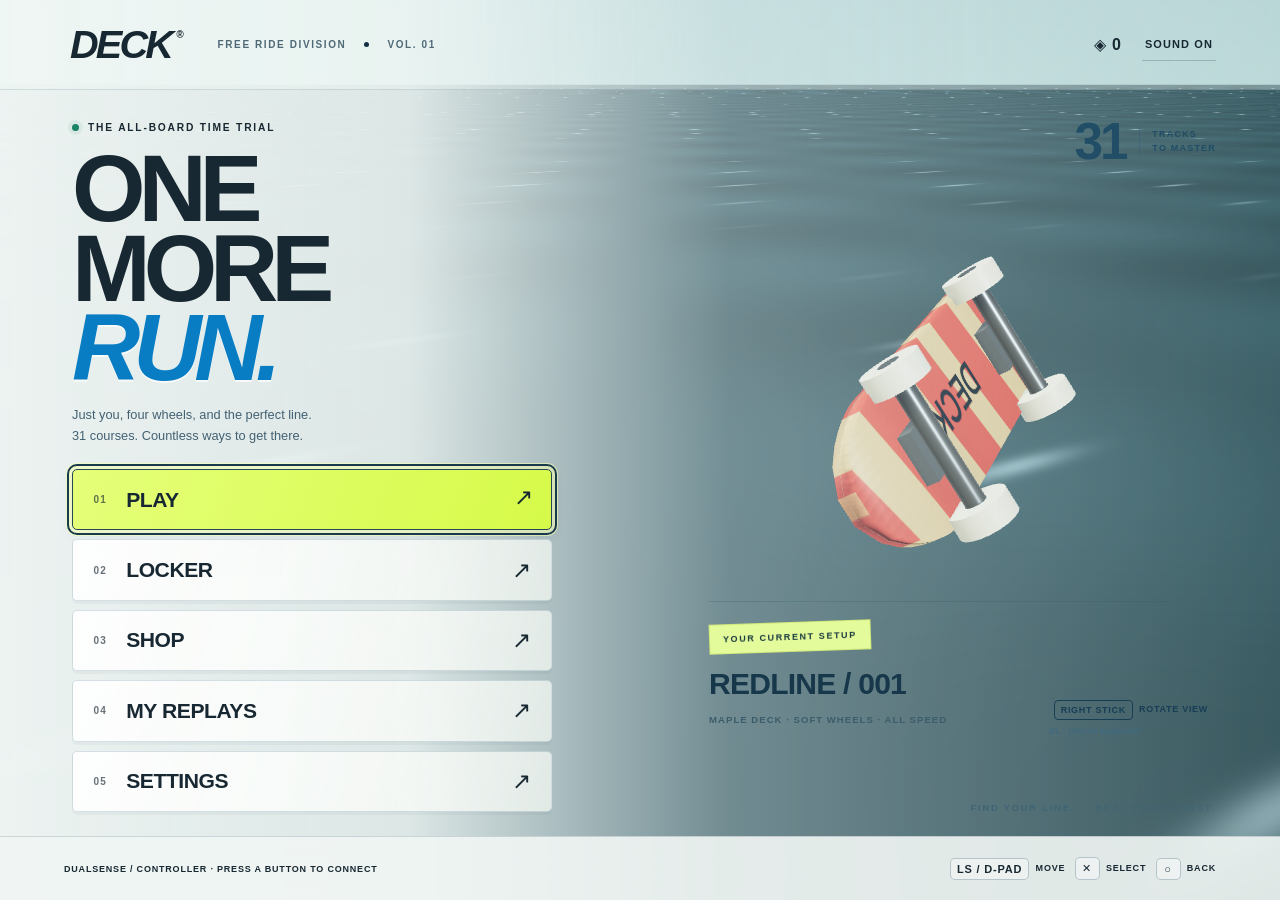
<file: index.html>
<!doctype html>
<html lang="en"><head><meta charset="utf-8"><meta name="viewport" content="width=device-width,initial-scale=1"><meta http-equiv="refresh" content="0;url=deck-prototype.html"><title>DECK — One more run.</title></head><body><a href="deck-prototype.html">Play DECK</a></body></html>
</file>
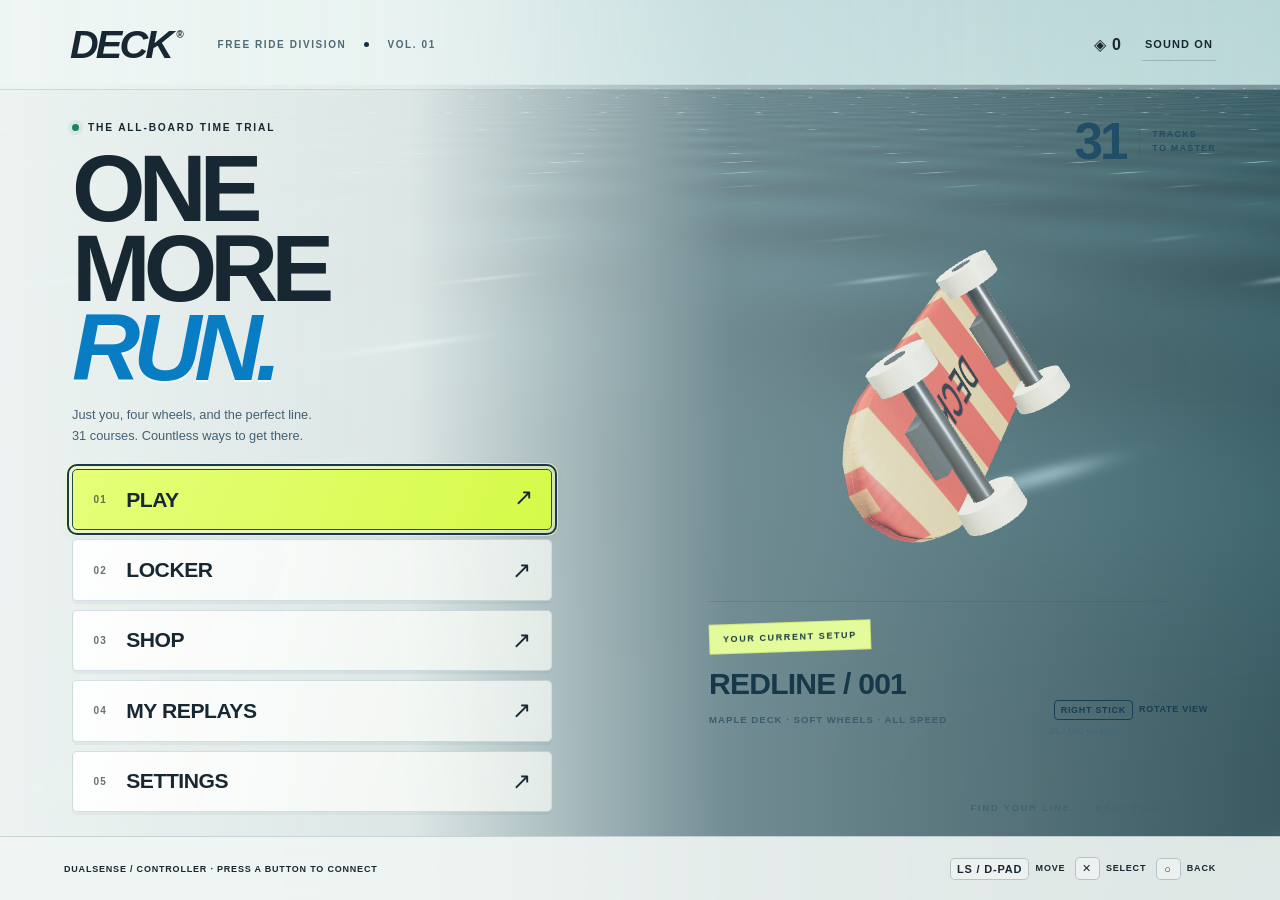
<file: deck-prototype.html>
<!doctype html>
<html lang="en">
<head><meta charset="utf-8"><meta name="viewport" content="width=device-width,initial-scale=1"><meta name="theme-color" content="#eaf3f5"><meta name="description" content="You are the board. Master 31 courses, chase your best ghost and find your perfect line in DECK."><title>DECK — One more run.</title><link rel="stylesheet" href="deck/style.css?v=20260916-flow2"></head>
<body>
<div id="loading"><strong>DECK<span>®</span></strong><p>Setting up your next run…</p></div>
<main id="ui">
<header id="topbar"><button class="wordmark" data-action="home" aria-label="DECK home">DECK<span>®</span></button><div class="edition">FREE RIDE DIVISION <i></i> VOL. 01</div><div class="top-actions"><span id="wallet">◈ 0</span><button id="audio-toggle" data-action="audio" aria-label="Toggle sound">SOUND ON</button></div></header>
<section id="home" class="screen active" aria-label="Home"><div class="home-copy"><div class="home-intro"><p class="eyebrow"><span class="status-dot"></span> THE ALL-BOARD TIME TRIAL</p><h1>ONE<br>MORE<br><em>RUN.</em></h1><p class="home-description">Just you, four wheels, and the perfect line.<br>31 courses. Countless ways to get there.</p></div><nav class="home-nav" aria-label="Main menu"><button class="primary" data-action="levels" data-default><span>01</span>PLAY<span class="nav-arrow">↗</span></button><button data-action="locker"><span>02</span>LOCKER<span class="nav-arrow">↗</span></button><button data-action="shop"><span>03</span>SHOP<span class="nav-arrow">↗</span></button></nav></div><div class="hero-caption"><span class="pill">YOUR CURRENT SETUP</span><h3 id="hero-name">REDLINE / 001</h3><span class="small-label">MAPLE DECK · SOFT WHEELS · ALL SPEED</span></div><div class="home-stamp">31<span>TRACKS<br>TO MASTER</span></div><div class="home-signature" aria-hidden="true">FIND YOUR LINE. <span>BEAT YOUR GHOST.</span></div></section>
<section id="levels" class="screen" aria-label="Select a course"><div class="page-heading"><div><p class="eyebrow">THE COLLECTION / 31 COURSES</p><h2>Pick your line.</h2></div><button class="back" data-action="home">← HOME</button></div><div id="pack-tabs" class="tabs"></div><div id="course-grid" class="course-grid"></div></section>
<section id="locker" class="screen" aria-label="Locker"><div class="page-heading"><div><p class="eyebrow">MAKE IT YOURS</p><h2>Your setup.</h2></div><button class="back" data-action="home">← HOME</button></div><p class="section-copy">Choose a deck. Same physics. Your style.</p><div id="locker-grid" class="skin-grid"></div><div class="locker-caption"><span class="pill">READY TO ROLL</span><p>Curved maple. Polished trucks.<br>Your next personal best.</p></div></section>
<section id="shop" class="screen" aria-label="Shop"><div class="page-heading"><div><p class="eyebrow">EARNED ON THE TRACK</p><h2>Fresh grip.</h2></div><button class="back" data-action="home">← HOME</button></div><p class="section-copy">Earn tokens by finishing courses and beating medal times. Cosmetics only.</p><div id="shop-grid" class="shop-grid"></div></section>
<footer id="menu-footer"><span id="connection">DUALSENSE / CONTROLLER · PRESS A BUTTON TO CONNECT</span><span><kbd>LS / D-PAD</kbd> MOVE <kbd>✕</kbd> SELECT <kbd>○</kbd> BACK</span></footer>
</main>
<div id="hud" hidden><div class="run-heading"><span class="wordmark">DECK<span>®</span></span><div><small id="run-pack">OPEN WATER</small><strong id="run-name">FIRST LIGHT</strong></div></div><div class="timer"><span id="clock">00:00.000</span><small id="best">PERSONAL BEST —</small></div><button id="pause-button" data-action="pause" aria-label="Pause game">Ⅱ</button><div class="progress"><div id="progress-fill"></div></div><div id="event-toast"></div><div class="controls"><strong>CONTROLLER</strong><div><kbd>RT / R2</kbd> FORWARD <kbd>LT / L2</kbd> BRAKE / REVERSE</div><div><kbd>LS</kbd> STEER <kbd>A / ✕</kbd> DOUBLE JUMP</div><div><kbd>L1</kbd> TILT LEFT <kbd>R1</kbd> TILT RIGHT</div><div><kbd>R3</kbd> RESTART <kbd>START</kbd> PAUSE</div><small>WASD / arrows · Space · Q/E tilt · R reset · Esc pause</small></div><div class="run-right"><canvas id="minimap" width="190" height="150"></canvas><div class="speed"><strong id="speed">0</strong><span>KM/H</span></div><div id="air-jump">● ● <span>JUMPS READY</span></div></div></div>
<section id="overlay" hidden><div class="modal"><p class="eyebrow" id="modal-tag">TAKE A BREATHER</p><h2 id="modal-title">Paused.</h2><p id="modal-sub">Your run is waiting.</p><div id="modal-stats"></div><div id="modal-actions"></div></div></section>
<div id="toast" role="status"></div>
<script src="deck/three.min.js"></script><script src="deck/core.js?v=20260916-flow2"></script><script src="deck/architecture.js?v=20260916-flow2"></script><script src="deck/obstacles.js?v=20260916-flow2"></script><script src="deck/signature-courses.js?v=20260916-flow2"></script><script src="deck/drop-courses.js?v=20260916-flow2"></script><script src="deck/line-courses.js?v=20260916-flow2"></script><script src="deck/game.js?v=20260916-flow2"></script>
</body></html>
</file>
<file: deck/style.css>
:root{font-family:Arial,Helvetica,sans-serif;color:#182832;font-synthesis:none;--ink:#152b37;--paper:#f7f7ef;--acid:#d9fa50;--accent:#1687e5}*{box-sizing:border-box}body{margin:0;overflow:hidden;background:#c4e8f2}button{font:inherit;cursor:pointer;border:0;color:inherit}button:disabled{cursor:default}button:focus{outline:none}button:focus-visible,.selected{outline:3px solid var(--ink)!important;outline-offset:4px;box-shadow:0 0 0 7px #d9fa50!important}canvas#game{position:fixed;inset:0;width:100%;height:100%;z-index:0}#ui{position:fixed;inset:0;z-index:2;pointer-events:none;background:linear-gradient(90deg,#eaf2eee8 0%,#eaf2eeaa 35%,#eaf2ee00 68%)}#ui button,#ui .screen,#ui footer{pointer-events:auto}#topbar{position:absolute;top:0;left:0;right:0;height:88px;display:flex;align-items:center;gap:38px;padding:0 5vw;border-bottom:1px solid #192a3625}.wordmark{font-weight:1000;font-style:italic;letter-spacing:-3px;font-size:36px;line-height:1;background:transparent}.wordmark span{font-size:10px;vertical-align:top;letter-spacing:0;display:inline-block;margin:5px 0 0 5px}.edition{font-size:10px;font-weight:800;letter-spacing:2px;display:flex;align-items:center;gap:18px}.edition i{width:5px;height:5px;border-radius:50%;background:var(--ink)}.top-actions{margin-left:auto;display:flex;align-items:center;gap:24px;font-size:11px;font-weight:800;letter-spacing:1px}.top-actions button{background:transparent;padding:10px 3px;border-bottom:1px solid #172b37}#wallet{font-size:16px}.screen{display:none;position:absolute;inset:112px 5vw 66px;overflow-y:auto;scrollbar-width:thin;padding:8px}.screen.active{display:block}#home{overflow:hidden}.eyebrow{font-weight:800;font-size:10px;letter-spacing:2.1px;line-height:1.6;text-transform:uppercase;margin:0 0 14px;display:flex;align-items:center;gap:9px}.status-dot{width:7px;height:7px;border-radius:50%;background:#198366;box-shadow:0 0 0 4px #19836613}.home-copy{width:45%;position:relative;z-index:1}h1{font-size:clamp(60px,7.5vw,115px);letter-spacing:-.075em;line-height:.82;margin:21px 0 24px;font-weight:950}h1 em{font-style:italic;color:#1878b9}.home-description{font-size:14px;line-height:1.7;color:#425b68;margin:0 0 24px}.home-nav{display:flex;flex-direction:column;gap:8px;width:min(370px,100%);margin-left:4px}.home-nav button{display:flex;align-items:center;text-align:left;background:#f8faf7b8;padding:15px 21px;font-size:20px;font-weight:900;letter-spacing:-.6px;transition:transform .15s;border:1px solid #18354930}.home-nav button:hover,.home-nav .selected{transform:translateX(6px)}.home-nav button.primary{background:var(--acid);border-color:var(--acid)}.home-nav button>span:first-child{font-size:10px;font-weight:700;letter-spacing:1px;opacity:.55;margin-right:25px}.home-nav .nav-arrow{margin-left:auto;font-size:23px;font-weight:400}.hero-caption{position:absolute;left:57%;bottom:15%;transform:rotate(-4deg)}.hero-caption h3{font-size:17px;letter-spacing:-.5px;margin:13px 0 7px}.pill{display:inline-block;background:var(--acid);font-size:9px;font-weight:850;letter-spacing:1.3px;padding:8px 11px;transform:rotate(-2deg)}.small-label{font-size:8px;letter-spacing:1.2px;color:#435e6c;font-weight:700}.home-stamp{position:absolute;right:0;top:2%;display:flex;align-items:center;gap:8px;font-size:50px;font-weight:900;letter-spacing:-4px;transform:rotate(5deg)}.home-stamp span{font-size:8px;line-height:1.5;letter-spacing:1px;border-left:1px solid var(--ink);padding-left:12px}#menu-footer{position:absolute;bottom:0;left:0;right:0;min-height:48px;padding:12px 5vw;border-top:1px solid #192a3625;display:flex;gap:20px;justify-content:space-between;align-items:center;font-size:8px;letter-spacing:1.1px;font-weight:800;background:#eaf2eecc}kbd{display:inline-block;font-family:inherit;font-size:9px;font-weight:900;padding:4px 6px;border:1px solid currentColor;border-radius:4px;margin:0 3px 0 6px;vertical-align:middle}.page-heading{display:flex;align-items:center;justify-content:space-between;margin-bottom:22px}h2{font-size:clamp(34px,4vw,60px);font-weight:900;letter-spacing:-2.6px;line-height:1;margin:0}.back{background:var(--paper);padding:12px 18px;font-size:10px;font-weight:900;letter-spacing:1px;border:1px solid #17324030}.tabs{display:flex;gap:7px;margin-bottom:24px}.tabs button{padding:12px 18px;font-size:10px;font-weight:850;letter-spacing:.9px;background:#f5f8f2bb;border:1px solid #1a35432e}.tabs button.active{color:white;background:var(--ink)}.course-grid{display:grid;grid-template-columns:repeat(3,1fr);gap:20px;padding:8px;margin:-8px}.course-card{background:var(--paper);border:1px solid #18354920;text-align:left;position:relative;overflow:hidden;transition:transform .15s}.course-card:hover{transform:translateY(-4px)}.course-art{height:clamp(115px,14vh,170px);background:#e0eff2;position:relative;overflow:hidden}.course-art canvas{width:100%;height:100%}.course-art .number{position:absolute;left:16px;top:14px;font-size:12px;font-weight:900}.course-art .medal{position:absolute;right:13px;top:12px;font-size:9px;font-weight:850;letter-spacing:1px}.course-info{padding:15px 17px 13px}.course-info h3{margin:0 0 5px;font-size:21px;letter-spacing:-.8px}.course-info p{font-size:11px;line-height:1.4;color:#576b75;margin:0 0 14px}.course-meta{display:flex;justify-content:space-between;gap:8px;font-size:8px;font-weight:900;letter-spacing:1px;border-top:1px solid #18354922;padding-top:10px}.section-copy{font-size:13px;line-height:1.7;color:#425b68;max-width:500px}.skin-grid{width:43%;display:grid;grid-template-columns:repeat(2,1fr);gap:14px;padding:8px;margin-left:-8px}.skin-card{background:#f7f7efdf;text-align:left;border:1px solid #18354930;padding:17px;min-height:125px}.deck-swatch{height:29px;width:90%;max-width:145px;border:3px solid #172b37;border-radius:100% / 180%;margin:10px 0 17px;transform:rotate(-9deg);box-shadow:0 6px #b9b7a5}.skin-card strong{font-size:12px;letter-spacing:.6px;display:block}.skin-card small{font-size:8px;letter-spacing:1px;display:block;color:#556c77;margin-top:6px}.skin-card.equipped{background:var(--acid)}.locker-caption{position:absolute;left:57%;bottom:13%;font-size:12px;line-height:1.5}.shop-grid{display:grid;grid-template-columns:repeat(4,1fr);gap:20px;margin-top:35px;padding:8px}.shop-card{background:var(--paper);border:1px solid #18354930;padding:24px;text-align:left}.shop-card .deck-swatch{margin:25px 0 40px}.shop-card h3{font-size:19px;letter-spacing:-.5px}.shop-card p{font-size:11px;line-height:1.6;color:#556c77}.shop-card strong{display:block;margin-top:18px;font-size:13px}.shop-card button{background:var(--ink);color:var(--paper);padding:12px;width:100%;margin-top:20px;font-size:10px;font-weight:800}.shop-card button.selected{outline-color:var(--paper)!important}#hud{position:fixed;inset:0;z-index:2;pointer-events:none;color:white;text-shadow:0 2px 6px #11232f99}.run-heading{position:absolute;top:24px;left:26px;display:flex;align-items:center;gap:22px}.run-heading .wordmark{font-size:30px}.run-heading div{border-left:1px solid #ffffff66;padding-left:17px}.run-heading small{font-size:8px;letter-spacing:2px;display:block;margin-bottom:6px}.run-heading strong{font-size:13px;letter-spacing:.8px}.timer{position:absolute;top:17px;left:50%;transform:translateX(-50%);text-align:center;background:#142b3899;padding:10px 24px;border-radius:5px;backdrop-filter:blur(6px);min-width:245px}.timer>span{font-variant-numeric:tabular-nums;font-size:34px;font-weight:850;letter-spacing:-1.5px}.timer small{display:block;font-size:8px;letter-spacing:1.8px;margin-top:4px;color:#d9fa50}.progress{position:absolute;top:0;left:0;width:100%;height:4px;background:#152d392a}.progress div{height:100%;background:var(--acid);width:0}#pause-button{position:absolute;right:26px;top:24px;pointer-events:auto;background:#142b3899;color:white;padding:10px 16px;border:1px solid #ffffff45;font-weight:900;border-radius:5px}.controls{position:absolute;bottom:23px;left:24px;background:#102532cf;backdrop-filter:blur(8px);border-radius:7px;border:1px solid #ffffff20;padding:14px 15px;line-height:1.65;font-size:8px;letter-spacing:.45px;text-shadow:none}.controls>strong{font-size:8px;letter-spacing:2px;color:var(--acid);display:block;margin-bottom:7px}.controls kbd{font-size:8px;margin-left:0;margin-right:5px;padding:2px 5px;border-color:#b9cbd477}.controls div kbd:nth-of-type(2){margin-left:9px}.controls small{display:block;font-size:8px;color:#b5c5cf;margin-top:6px;letter-spacing:0}.run-right{position:absolute;right:25px;bottom:25px;text-align:right}.run-right canvas{display:block;margin-left:auto;background:#102532aa;border:1px solid #ffffff25;border-radius:8px;width:170px;height:134px}.speed{margin-top:8px;display:flex;align-items:baseline;justify-content:flex-end;gap:8px}.speed strong{font-size:64px;font-weight:900;letter-spacing:-4px;line-height:1}.speed span{font-size:9px;letter-spacing:2px}#air-jump{font-size:13px;letter-spacing:2px;color:var(--acid);margin-top:7px}#air-jump span{font-size:7px;color:#fff}#event-toast{position:absolute;left:50%;bottom:18%;transform:translateX(-50%);font-weight:900;font-style:italic;letter-spacing:1px;font-size:18px;opacity:0;transition:opacity .14s}#overlay{position:fixed;inset:0;z-index:5;background:#102b398c;backdrop-filter:blur(8px);display:grid;place-items:center}#overlay[hidden],#hud[hidden]{display:none}.modal{width:min(470px,90vw);background:var(--paper);padding:36px;border-top:7px solid var(--acid);box-shadow:0 20px 80px #0d283f66}.modal h2{font-size:57px}.modal>p:not(.eyebrow){font-size:13px;color:#526a76;line-height:1.6}#modal-actions{display:flex;flex-direction:column;gap:10px;margin-top:24px}#modal-actions button{background:#e4e9e4;border:1px solid #182b3730;padding:14px;text-align:left;font-size:12px;font-weight:900;letter-spacing:1px}#modal-actions button:first-child{background:var(--acid)}#modal-stats{display:flex;gap:25px;border-top:1px solid #182b3720;margin-top:18px;padding-top:15px}#modal-stats strong{display:block;font-size:25px;letter-spacing:-1px}#modal-stats small{font-size:8px;letter-spacing:1px}#toast{position:fixed;top:100px;left:50%;transform:translateX(-50%);z-index:8;pointer-events:none;background:var(--ink);color:white;padding:13px 21px;font-size:12px;font-weight:700;opacity:0;border-radius:4px;transition:opacity .2s}#loading{position:fixed;inset:0;z-index:12;background:var(--paper);display:flex;flex-direction:column;align-items:center;justify-content:center}#loading strong{font-size:95px;font-style:italic;letter-spacing:-8px}#loading strong span{font-size:20px;vertical-align:top;letter-spacing:0}#loading p{font-size:12px;color:#60737c}body.panel #ui{background:#eaf2eef2}body.locker #ui{background:linear-gradient(90deg,#eaf2eef0,#eaf2eed0 35%,#eaf2ee10 75%)}
.catalog-heading{grid-column:1/-1;font-size:13px;letter-spacing:2px;margin:24px 0 3px}.wheel-swatch{width:52px;height:52px;border:12px solid var(--wheel);border-radius:50%;background:#526570;box-shadow:inset 0 0 0 4px #c7d5d9,5px 5px 0 #26394733;margin:12px 0 22px}.animated-deck{background-size:200% 200%!important;animation:flow-graphic 2s linear infinite;box-shadow:0 6px #b9b7a5,0 0 16px #9bb7ff99}.result-delta{margin:17px 0 0;padding:17px;text-align:center;border:1px solid #a5c79b;background:#e6f4da;color:#235524;border-radius:5px}.result-delta[hidden]{display:none}.result-delta small,.result-delta span{display:block;font-size:9px;font-weight:900;letter-spacing:1px}.result-delta strong{display:block;font-size:52px;letter-spacing:-2px;line-height:1.2;font-variant-numeric:tabular-nums;margin:3px 0}.result-delta strong em{font-size:21px;font-style:normal}.result-delta.slower{color:#9e421d;background:#ffead7;border-color:#e5b394}.result-delta.first strong,.result-delta.equal strong{font-size:23px;letter-spacing:-.8px}.modal{max-height:94vh;overflow-y:auto}#effect-hud{position:absolute;top:108px;left:50%;transform:translateX(-50%);text-align:center;letter-spacing:1px;font-size:8px}#boost-status{opacity:0;transition:opacity .18s;background:#193341e8;border:1px solid var(--boost-color,#d9fa50);padding:7px 14px;border-radius:5px;color:#fff}#boost-status.on{opacity:1}#boost-status b{font-size:13px;letter-spacing:3px}#boost-status i{display:block;width:170px;height:3px;background:#ffffff30;margin-top:5px}#boost-status span{display:block;height:100%;background:var(--boost-color,#d9fa50)}#ghost-status{margin-top:6px;text-shadow:0 1px 3px #132c3c,0 0 4px #132c3c}#event-toast{background:#142b38cf;padding:10px 17px;border-radius:5px;color:#efffc9;bottom:22%;white-space:nowrap;font-size:16px}.shop-grid{padding-bottom:25px}.skin-grid{padding-bottom:25px}@keyframes flow-graphic{0%{background-position:0 0}100%{background-position:100% 100%}}@media(prefers-reduced-motion:reduce){.animated-deck{animation:none}}@media(max-width:800px){#effect-hud{top:153px}#event-toast{font-size:12px;bottom:31%}}
[hidden]{display:none!important}#orbit-hint{position:absolute;right:7vw;bottom:75px;font-size:10px;font-weight:800;letter-spacing:1px;padding:12px 16px;background:#f5f8eece;border:1px solid #64798533;border-radius:6px}#orbit-hint span{display:block;font-size:8px;color:#557080;margin-top:6px;letter-spacing:0}.replay-list{display:grid;grid-template-columns:repeat(3,1fr);gap:18px;margin-top:30px;padding:8px}.replay-list>button{display:grid;grid-template-columns:36px 1fr;text-align:left;gap:7px;padding:23px;background:#f7f7ef;border:1px solid #718c9633}.replay-list>button>span{grid-row:span 2;font-size:24px;color:#198cbb}.replay-list strong{font-size:19px}.replay-list small{font-size:9px;letter-spacing:1px;color:#577583}.empty-replays{grid-column:1/-1;padding:40px;background:#f7f7ef}.empty-replays p{color:#577583}.empty-replays button{padding:14px 20px;background:var(--acid);font-weight:800}#replay-bar{position:fixed;z-index:4;bottom:24px;left:24px;width:min(540px,65vw);padding:17px 20px;color:#f7f7ed;background:#102b39e8;border:1px solid #b8d8df55;border-radius:9px;backdrop-filter:blur(12px)}#replay-bar>div:first-child{display:flex;justify-content:space-between;font-size:10px;letter-spacing:1px;gap:12px}#replay-bar strong{color:var(--acid)}#replay-time{font-variant-numeric:tabular-nums}#replay-seek{width:100%;margin:16px 0;accent-color:var(--acid);cursor:pointer}.replay-actions{display:flex;gap:9px}.replay-actions button{background:#f7f7ef16;color:#fff;padding:10px 12px;font-size:9px;font-weight:800;border:1px solid #bdd6e02a;border-radius:4px}.home-nav button{padding-top:12px;padding-bottom:12px}#home{overflow-y:auto}@media(max-width:800px){.replay-list{grid-template-columns:1fr 1fr}#orbit-hint{right:4vw;bottom:85px;font-size:8px}#replay-bar{left:12px;bottom:12px;padding:12px;max-width:calc(100vw - 150px)}.replay-actions{flex-wrap:wrap}.replay-actions button{padding:8px}}
#event-toast.crash{font-size:clamp(52px,7vw,96px);font-weight:1000;letter-spacing:.08em;color:#ff394a;text-shadow:0 3px 0 #5e1521,0 4px 24px #180a19bb;background:transparent;top:33%;bottom:auto;padding:0}
@media(max-height:770px){h1{font-size:68px;margin:12px 0}.home-description{font-size:12px;margin-bottom:12px}.home-nav button{padding:9px 20px;font-size:18px}.course-art{height:115px}.course-info{padding:10px 15px}.page-heading{margin-bottom:16px}.tabs{margin-bottom:16px}.skin-card{min-height:110px;padding:12px}.deck-swatch{margin:7px 0 12px}}
@media(max-width:800px){.edition{display:none}.screen{inset:97px 4vw 73px}#topbar{height:78px}.home-copy{width:62%}h1{font-size:78px}.hero-caption{left:65%;bottom:17%;max-width:160px}.hero-caption h3{font-size:12px}.home-stamp{display:none}.course-grid{grid-template-columns:repeat(2,1fr)}.tabs{flex-wrap:wrap}.tabs button{padding:10px;font-size:8px}h2{font-size:38px}.skin-grid{width:58%}.shop-grid{grid-template-columns:repeat(2,1fr)}#menu-footer{font-size:7px;flex-direction:column;gap:5px}.run-heading .wordmark{display:none}.timer{top:65px}.controls{font-size:7px;left:12px;bottom:12px;padding:9px}.controls small{display:none}.run-right{right:12px;bottom:12px}.run-right canvas{width:120px;height:94px}.speed strong{font-size:48px}}

/* Presentation: one responsive layout shared by the full controller menu. */
:root{--ink:#142f41;--paper:#f8faf4;--acid:#d9fa50;--accent:#087ece;--menu-gutter:clamp(24px,5vw,88px);--header-height:clamp(70px,10vh,96px);--footer-height:64px}
#ui{background:linear-gradient(90deg,#f0f6f4fa 0%,#edf5f3e8 32%,#e2eef15c 57%,#d7ebed12 100%)}
#topbar{height:var(--header-height);padding:0 var(--menu-gutter);border-bottom:1px solid #1e475d25;background:#eef5f459;gap:28px}
#topbar .wordmark{font-size:clamp(30px,3.1vw,44px);letter-spacing:-2.8px}
#topbar .edition{letter-spacing:1.6px;font-size:10px;color:#4f6976}
.top-actions{gap:20px}.top-actions button{font-size:11px;letter-spacing:1.1px;border-color:#3d60734d}#wallet{font-variant-numeric:tabular-nums}
.screen{inset:calc(var(--header-height) + 22px) var(--menu-gutter) calc(var(--footer-height) + 16px);padding:8px}
#home{overflow:visible}
#home .home-copy{width:43%;height:100%;display:grid;grid-template-rows:auto minmax(0,1fr);gap:clamp(16px,2.5vh,28px);position:relative;z-index:1}
.home-intro{min-width:0}
#home .eyebrow{font-size:clamp(9px,.8vw,12px);letter-spacing:1.8px;margin:0 0 14px;line-height:1.5}
#home h1{font-size:clamp(52px,min(8.3vw,10.5vh),116px);line-height:.84;font-weight:950;letter-spacing:-.075em;margin:0 0 18px}
#home h1 em{color:#087dc4;text-shadow:0 2px 0 #ffffffb3}
#home .home-description{font-size:clamp(12px,1vw,15px);line-height:1.6;margin:0;color:#436173}
#home .home-nav{position:static;display:grid;grid-auto-rows:minmax(40px,1fr);align-self:stretch;gap:clamp(6px,1vh,10px);width:100%;max-width:480px;max-height:410px;margin:0;min-height:0}
#home .home-nav button{position:relative;min-height:0;padding:8px clamp(14px,1.6vw,25px);font-size:clamp(16px,1.65vw,24px);letter-spacing:-.45px;border:1px solid #38678033;background:linear-gradient(110deg,#ffffffed,#f6faf4b8);border-radius:5px;box-shadow:0 3px 0 #173d4f0b;transition:background .16s,border-color .16s,box-shadow .16s;transform:none}
#home .home-nav button.primary{background:linear-gradient(110deg,#e5ff79,#d6fa49);border-color:#b8d842}
#home .home-nav button>span:first-child{font-size:10px;letter-spacing:1.2px;margin-right:clamp(12px,1.5vw,24px);opacity:.65;font-variant-numeric:tabular-nums}
#home .home-nav .nav-arrow{font-size:23px;line-height:1;transition:transform .16s}
#home .home-nav button:hover,#home .home-nav button.selected{transform:none;border-color:#274757;background-color:#fff}
#home .home-nav button:hover .nav-arrow,#home .home-nav button.selected .nav-arrow{transform:translate(2px,-2px)}
#home .home-nav button.selected,#home .home-nav button:focus-visible{outline:2px solid #183a4c!important;outline-offset:3px;box-shadow:0 0 0 6px #f5ffb399,0 5px 16px #163e4d12!important}
.hero-caption{left:56%;right:2%;bottom:13%;transform:none;border-top:1px solid #35576840;padding-top:20px;max-width:460px}
.hero-caption .pill{background:#e4fb9c;color:#193a3d;border:1px solid #d0e77b;transform:rotate(-2deg);font-size:9px;letter-spacing:1.6px;padding:9px 13px}
.hero-caption h3{font-size:clamp(20px,2.35vw,34px);font-weight:900;letter-spacing:-.8px;margin:15px 0 8px;color:#17374a}
.hero-caption .small-label{font-size:clamp(9px,.75vw,11px);color:#3c5d6b;line-height:1.7;letter-spacing:1px}
.home-stamp{right:0;top:0;font-size:clamp(35px,4vw,60px);letter-spacing:-3px;transform:none;gap:14px;color:#214e66}
.home-stamp span{font-size:9px;letter-spacing:1.2px;border-color:#315d7666}
.home-signature{position:absolute;right:0;bottom:1%;font-size:9px;letter-spacing:2px;color:#3f6474;font-weight:800}.home-signature span{opacity:.7;margin-left:16px}
#menu-footer{min-height:var(--footer-height);padding:12px var(--menu-gutter);background:#f0f6f3e8;border-top:1px solid #274d6330;backdrop-filter:blur(12px);font-size:9px;letter-spacing:.8px;gap:14px}
#menu-footer>span:last-child{white-space:nowrap}#menu-footer kbd{min-width:25px;text-align:center;border-color:#60818f66;background:#ffffff6b;font-size:11px;border-radius:5px}
#orbit-hint{bottom:calc(var(--footer-height) + 100px);right:calc(var(--menu-gutter) + 8px);background:transparent;border:0;padding:0;font-size:9px;color:#183e55;letter-spacing:.7px;border-radius:0}
#orbit-hint span{font-size:9px;color:#426a7e}.locker #orbit-hint{bottom:calc(var(--footer-height) + 20px);background:#edf5f2e8;padding:12px;border-radius:6px}
.page-heading{margin-bottom:26px}.page-heading h2{letter-spacing:-1.8px;font-size:clamp(35px,4vw,58px)}
.page-heading>button,.back{background:#f8fcf8;border:1px solid #345b7338;padding:13px 20px;border-radius:5px;font-size:12px;font-weight:800}
body.panel #ui{background:linear-gradient(130deg,#f0f6f3fa,#e1edf4f7)}
body.locker #ui{background:linear-gradient(90deg,#f0f6f3fa,#ecf5f3e8 37%,#e5f2f03b 65%,#d7ebed12)}
.course-grid{gap:22px}.course-card,.skin-card,.shop-card,.replay-list>button{border:1px solid #315d7630;border-radius:9px;box-shadow:0 6px 18px #23455508}
.course-card{transition:transform .18s,box-shadow .18s}.course-card:hover{box-shadow:0 10px 26px #23455518;transform:translateY(-2px)}
.course-info{padding:18px}.course-info h3{font-size:23px}.course-info p{font-size:12px;line-height:1.6}.course-meta{font-size:9px;line-height:1.6}.course-art .medal{background:#f6ffddb8;padding:5px 7px;border-radius:4px}
.tabs button{border-radius:5px;font-size:11px}.skin-card strong{font-size:13px}.skin-card small{font-size:10px}.shop-card p{font-size:12px}.shop-card button{border-radius:4px;font-size:11px;letter-spacing:.6px}
.locker-caption{background:#edf5f2dc;padding:20px;border-radius:7px;font-size:13px;color:#274959}
.settings-grid{display:grid;grid-template-columns:repeat(3,minmax(0,1fr));gap:18px;padding:8px;margin:20px -8px}
.settings-card{position:relative;display:grid;grid-template-columns:1fr auto;gap:10px;text-align:left;padding:22px;background:#f8faf5;border:1px solid #345e7138;border-radius:8px;min-height:124px;box-shadow:0 5px 20px #21496108}
.settings-card strong{font-size:15px;letter-spacing:.2px}.settings-value{font-size:20px;font-weight:900;color:#087abb;text-align:right}.settings-card small{grid-column:1/-1;font-size:12px;line-height:1.55;color:#486779}
.controller-guide{padding:20px 24px;border:1px solid #345e7128;background:#eef5ede6;border-radius:8px;font-size:13px;line-height:1.8;color:#31566b;margin:20px 0}.controller-guide kbd{background:#fff9}.controller-guide h3{margin-top:0}
.modal{border-radius:10px;box-shadow:0 25px 100px #0a283c55}#modal-actions button{border-radius:4px}.run-heading strong{font-size:15px}.timer small{font-size:10px;letter-spacing:1.2px}.controls{font-size:10px;line-height:1.7;background:#102b3ce6}.controls kbd{font-size:10px}.controls>strong{font-size:10px;letter-spacing:1.3px}.controls small{font-size:9px;max-width:480px}.run-right .speed span{font-size:11px}#air-jump span{font-size:9px}
@media(min-width:1600px){.controls{font-size:12px;padding:20px}.controls kbd{font-size:12px}.timer>span{font-size:42px}.timer small{font-size:12px}#menu-footer{font-size:11px}.home-signature{font-size:11px}.home-stamp span{font-size:11px}}
@media(max-width:900px){:root{--menu-gutter:28px;--footer-height:66px}#topbar .edition{display:none}#home .home-copy{width:49%}#home h1{font-size:clamp(50px,min(9.7vw,9.4vh),90px)}#home .home-description{font-size:12px}#home .eyebrow{font-size:8px;letter-spacing:1.2px}.hero-caption{left:55%;bottom:19%;right:0;padding-top:15px}.hero-caption h3{font-size:22px}.hero-caption .small-label{font-size:8px;letter-spacing:.5px}.home-stamp{display:flex;font-size:37px}.home-stamp span{font-size:8px}.home-signature{display:none}#menu-footer{flex-direction:column;justify-content:center;gap:6px;font-size:8px}#orbit-hint{bottom:calc(var(--footer-height) + 22px);font-size:8px}#orbit-hint span{font-size:8px}.settings-grid{grid-template-columns:repeat(2,minmax(0,1fr));gap:14px}.course-grid{gap:16px}.controls{font-size:8px;max-width:calc(100vw - 155px)}.controls kbd{font-size:8px}.controls small{display:none}}
@media(max-height:650px){:root{--header-height:60px;--footer-height:52px}.screen{top:76px;bottom:64px}#home .home-copy{gap:12px}#home h1{font-size:clamp(44px,8vh,54px);margin-bottom:12px}#home .eyebrow{margin-bottom:9px}#home .home-description{font-size:11px;line-height:1.45}#home .home-nav{gap:5px}#home .home-nav button{font-size:16px;padding:4px 14px}.hero-caption{bottom:14%}#menu-footer{padding-top:5px;padding-bottom:5px;gap:3px}#orbit-hint{bottom:calc(var(--footer-height) + 12px)}}
@media(max-width:520px){:root{--menu-gutter:18px}#home .home-copy{width:65%}#home .home-description{font-size:10px}#home .eyebrow{font-size:7px;letter-spacing:.8px}#home h1{font-size:clamp(48px,12vw,62px)}#home .home-nav button{font-size:15px;padding:8px 12px}#home .home-nav button>span:first-child{margin-right:10px;font-size:8px}.hero-caption,.home-stamp{display:none}#orbit-hint{font-size:7px;max-width:28%;right:12px;line-height:1.6}.settings-grid{grid-template-columns:1fr}.course-grid,.shop-grid,.replay-list{grid-template-columns:1fr}.top-actions{gap:12px}.top-actions button{font-size:10px}.skin-grid{width:65%;grid-template-columns:1fr}.locker-caption{display:none}}
@media(max-height:480px){#home .home-intro .eyebrow,#home .home-description{display:none}#home h1{font-size:39px;margin:0}#home .home-copy{grid-template-columns:1fr 1.7fr;grid-template-rows:1fr;gap:24px;width:66%;align-items:center}#home .home-nav{height:100%;gap:5px}#home .home-nav button{font-size:14px}.hero-caption{left:73%;bottom:18%}.hero-caption h3{font-size:17px}.hero-caption .pill,.hero-caption .small-label{display:none}.home-stamp{display:none}}
@media(prefers-reduced-motion:reduce){#home .home-nav button,#home .nav-arrow,.course-card{transition:none!important}}

/* Shoulder navigation lives with the course pack tabs, including narrow screens. */
#pack-shoulder-hint{display:flex;justify-content:space-between;gap:16px;margin:4px 0 10px;color:#304d59;font-size:11px;font-weight:800;letter-spacing:1px}
#pack-shoulder-hint span{display:flex;align-items:center;gap:8px}
#pack-shoulder-hint kbd{padding:4px 8px;border:1px solid #526a73;border-radius:5px;background:#f5f9f9;font:inherit;letter-spacing:0}
@media(max-width:520px){#pack-shoulder-hint{font-size:9px;letter-spacing:.4px;gap:8px}}
</file>
